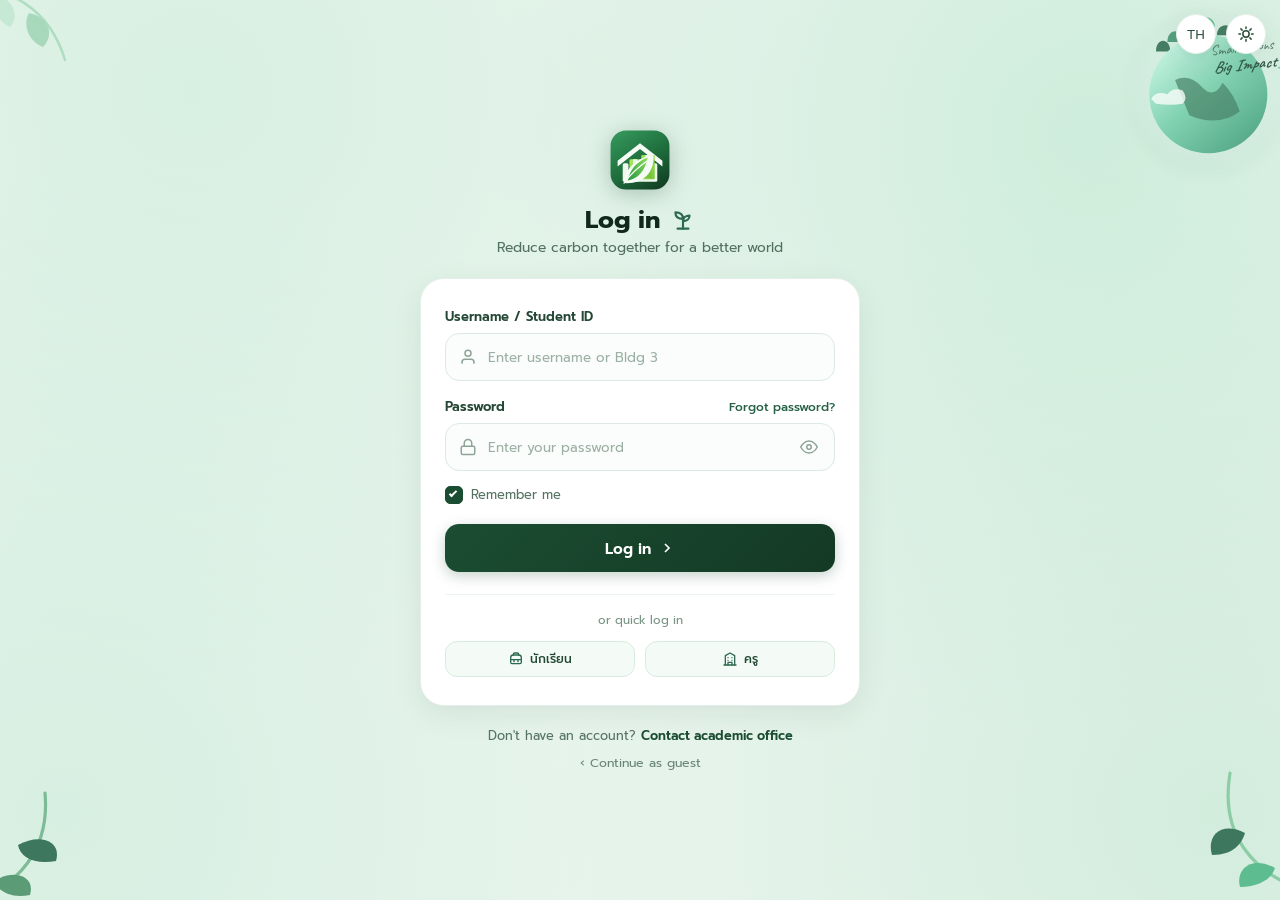
<file: login.html>
<!DOCTYPE html>
<html lang="th">
<head>
  <meta charset="UTF-8">
  <meta name="viewport" content="width=device-width, initial-scale=1.0, maximum-scale=1.0, user-scalable=no, viewport-fit=cover">
  <meta name="mobile-web-app-capable" content="yes">
  <meta name="apple-mobile-web-app-capable" content="yes">
  <meta name="apple-mobile-web-app-status-bar-style" content="black-translucent">
  <meta name="theme-color" content="#ebf5ee">
  <title>เข้าสู่ระบบ - ระบบติดตามการปล่อยคาร์บอน</title>
  
  <!-- Google Fonts: Prompt for Thai typography & Caveat for handwriting -->
  <link rel="preconnect" href="https://fonts.googleapis.com">
  <link rel="preconnect" href="https://fonts.gstatic.com" crossorigin>
  <link href="https://fonts.googleapis.com/css2?family=Prompt:ital,wght@0,300;0,400;0,500;0,600;0,700;1,400&family=Caveat:wght@600;700&display=swap" rel="stylesheet">
  <link rel="stylesheet" href="login.css">
  <link rel="stylesheet" href="animations.css">
  <script>
    // Sync theme + lang with index.html before first paint to avoid flash
    (function () {
      try {
        var l = localStorage.getItem('flukeblind-lang') ||
          ((navigator.language || 'th').toLowerCase().indexOf('en') === 0 ? 'en' : 'th');
        document.documentElement.setAttribute('lang', l === 'en' ? 'en' : 'th');
      } catch (e) {}
    })();
    (function () {
      try {
        var t = localStorage.getItem('flukeblind-theme');
        if (!t && window.matchMedia && window.matchMedia('(prefers-color-scheme: dark)').matches) t = 'dark';
        document.documentElement.setAttribute('data-theme', t === 'dark' ? 'dark' : 'light');
      } catch (e) { document.documentElement.setAttribute('data-theme', 'light'); }
    })();
  </script>
</head>
<body>

  <!-- Theme + lang toggles -->
  <button class="login-theme-toggle lang-toggle-btn" id="btn-login-lang" aria-label="Switch language" style="right:64px;">EN</button>
  <button class="login-theme-toggle" id="btn-login-theme" title="เปลี่ยนธีม สว่าง/มืด" aria-label="เปลี่ยนธีม" aria-pressed="false">
    <svg class="theme-icon theme-icon-sun" viewBox="0 0 24 24" fill="none" stroke="currentColor" stroke-width="2" stroke-linecap="round">
      <circle cx="12" cy="12" r="4.2" />
      <path d="M12 2.5v2.2M12 19.3v2.2M2.5 12h2.2M19.3 12h2.2M5.2 5.2l1.6 1.6M17.2 17.2l1.6 1.6M18.8 5.2l-1.6 1.6M6.8 17.2l-1.6 1.6" />
    </svg>
    <svg class="theme-icon theme-icon-moon" viewBox="0 0 24 24" fill="none" stroke="currentColor" stroke-width="2" stroke-linecap="round" stroke-linejoin="round">
      <path d="M20 14.5A8.5 8.5 0 1 1 9.5 4a6.8 6.8 0 0 0 10.5 10.5Z" />
    </svg>
  </button>

  <!-- Natural Background Elements & Illustrations -->
  <div class="bg-decorations" aria-hidden="true">
    <!-- Top Right Earth Artwork -->
    <div class="decor-top-right">
      <div class="slogan-container">
        <span class="sparkle s1">
          <svg viewBox="0 0 24 24" fill="currentColor"><path d="M12 2l2.5 7.5L22 12l-7.5 2.5L12 22l-2.5-7.5L2 12l7.5-2.5L12 2z"/></svg>
        </span>
        <div class="slogan-handwritten">
          <span>Small Actions</span>
          <em>Big Impact</em>
        </div>
        <span class="sparkle s2">
          <svg viewBox="0 0 24 24" fill="currentColor"><path d="M12 2l2.5 7.5L22 12l-7.5 2.5L12 22l-2.5-7.5L2 12l7.5-2.5L12 2z"/></svg>
        </span>
      </div>
      <svg class="earth-art" viewBox="0 0 260 210" fill="none">
        <defs>
          <linearGradient id="globeGrad" x1="20%" y1="10%" x2="90%" y2="90%">
            <stop offset="0%" stop-color="#bbf0dc" />
            <stop offset="45%" stop-color="#72cca9" />
            <stop offset="100%" stop-color="#3d9b77" />
          </linearGradient>
          <radialGradient id="haloGrad" cx="50%" cy="50%" r="50%">
            <stop offset="50%" stop-color="#e2f6ee" stop-opacity="0.9" />
            <stop offset="100%" stop-color="#e2f6ee" stop-opacity="0" />
          </radialGradient>
        </defs>
        <circle cx="165" cy="115" r="85" fill="url(#haloGrad)" />
        <path d="M110 75 C110 60, 125 60, 125 75 Z" fill="#2d6a4f" />
        <path d="M122 65 C122 50, 138 50, 138 65 Z" fill="#40916c" />
        <path d="M136 55 C136 38, 155 38, 155 55 Z" fill="#1b4332" />
        <path d="M152 50 C152 35, 172 35, 172 50 Z" fill="#52b788" />
        <path d="M174 58 C174 44, 192 44, 192 58 Z" fill="#2d6a4f" />
        <circle cx="165" cy="120" r="62" fill="url(#globeGrad)" />
        <path d="M130 105 Q145 98 158 112 T180 108 Q192 120 198 138 Q175 155 145 142 Z" fill="#2d6a4f" opacity="0.65" />
        <path d="M105 125 Q110 116 122 120 Q128 112 138 116 Q144 124 138 130 Q126 132 110 130 Z" fill="#ffffff" opacity="0.8" />
      </svg>
    </div>

    <!-- Top Left Leaves -->
    <div class="decor-top-left">
      <svg width="190" height="190" viewBox="0 0 190 190" fill="none">
        <path d="M-10 15 C35 10 75 35 90 85" stroke="#a3d9b8" stroke-width="2.5" stroke-linecap="round"/>
        <path d="M22 20 C38 24 45 42 35 52 C22 46 16 30 22 20 Z" fill="#c0e6d0"/>
        <path d="M54 38 C74 42 80 60 68 72 C52 66 48 48 54 38 Z" fill="#9cd3b1"/>
      </svg>
    </div>

    <!-- Bottom Left Leaves -->
    <div class="decor-bottom-left">
      <svg width="170" height="170" viewBox="0 0 170 170" fill="none">
        <path d="M-15 160 C40 145 70 105 65 50" stroke="#74b590" stroke-width="3.2" stroke-linecap="round"/>
        <path d="M15 138 C32 126 56 132 50 152 C30 156 18 148 15 138 Z" fill="#4d926a"/>
        <path d="M38 102 C60 90 82 98 76 118 C54 122 40 114 38 102 Z" fill="#2d6a4f"/>
      </svg>
    </div>

    <!-- Bottom Right Leaves -->
    <div class="decor-bottom-right">
      <svg width="180" height="180" viewBox="0 0 180 180" fill="none">
        <path d="M190 160 C130 140 100 100 110 40" stroke="#84c9a0" stroke-width="3.2" stroke-linecap="round"/>
        <path d="M155 135 C132 122 115 136 120 154 C140 154 152 145 155 135 Z" fill="#52b788"/>
        <path d="M125 100 C102 88 86 102 92 122 C114 122 122 110 125 100 Z" fill="#2d6a4f"/>
      </svg>
    </div>
  </div>

  <!-- Main Login Container -->
  <main class="login-wrapper">
    
    <!-- Branding Header -->
    <header class="login-header">
      <div class="brand-logo" title="Logo">
        <img src="assets/logo.svg" alt="Green Transportation" class="brand-icon">
      </div>
      <h1 class="login-title"><span data-i18n="login.title">เข้าสู่ระบบ</span> <svg class="title-sprout" viewBox="0 0 24 24" fill="none" stroke="currentColor" stroke-width="2" stroke-linecap="round" stroke-linejoin="round" aria-hidden="true"><path d="M7 20h10"/><path d="M12 20V11"/><path d="M12 11C12 7 9 5 5 5c0 4 3 6 7 6z"/><path d="M12 13c0-3 2.5-5 6-5 0 3-2.5 5-6 5z"/></svg></h1>
      <p class="login-subtitle" data-i18n="login.sub">ร่วมกันลดคาร์บอน เพื่อโลกที่ดีกว่า</p>
    </header>

    <!-- Login Card Form -->
    <section class="login-card">
      <form id="loginForm" class="login-form" onsubmit="handleLogin(event)">
        
        <!-- Username / Email Input -->
        <div class="form-group">
          <label for="username" class="form-label" data-i18n="login.user">ชื่อผู้ใช้ / รหัสนักเรียน</label>
          <div class="input-container">
            <span class="input-icon">
              <svg viewBox="0 0 24 24" fill="none" stroke="currentColor" stroke-width="2">
                <path d="M20 21v-2a4 4 0 0 0-4-4H8a4 4 0 0 0-4 4v2"></path>
                <circle cx="12" cy="7" r="4"></circle>
              </svg>
            </span>
            <input 
              type="text" 
              id="username" 
              name="username" 
              class="form-input" 
              data-i18n-ph="login.user.ph"
              placeholder="กรอกชื่อผู้ใช้ หรือ ตึก 3" 
              required
            />
          </div>
        </div>

        <!-- Password Input -->
        <div class="form-group">
          <div class="label-row">
            <label for="password" class="form-label" data-i18n="login.pass">รหัสผ่าน</label>
            <a href="#forgot" class="forgot-link" data-i18n="login.forgot" onclick="showToast('กรุณาติดต่อผู้ดูแลระบบโรงเรียนเพื่อรีเซ็ตรหัสผ่าน')">ลืมรหัสผ่าน?</a>
          </div>
          <div class="input-container">
            <span class="input-icon">
              <svg viewBox="0 0 24 24" fill="none" stroke="currentColor" stroke-width="2">
                <rect x="3" y="11" width="18" height="11" rx="2" ry="2"></rect>
                <path d="M7 11V7a5 5 0 0 1 10 0v4"></path>
              </svg>
            </span>
            <input 
              type="password" 
              id="password" 
              name="password" 
              class="form-input" 
              data-i18n-ph="login.pass.ph"
              placeholder="กรอกรหัสผ่านของคุณ" 
              required
            />
            <button type="button" class="toggle-password-btn" onclick="togglePasswordVisibility()" aria-label="แสดง/ซ่อนรหัสผ่าน">
              <svg id="eyeIcon" viewBox="0 0 24 24" fill="none" stroke="currentColor" stroke-width="2">
                <path d="M1 12s4-8 11-8 11 8 11 8-4 8-11 8-11-8-11-8z"></path>
                <circle cx="12" cy="12" r="3"></circle>
              </svg>
            </button>
          </div>
        </div>

        <!-- Remember Me Checkbox -->
        <div class="remember-row">
          <label class="checkbox-container">
            <input type="checkbox" id="rememberMe" checked />
            <span class="checkmark"></span>
            <span class="checkbox-label" data-i18n="login.remember">จดจำการเข้าสู่ระบบ</span>
          </label>
        </div>

        <!-- Submit Button -->
        <button type="submit" id="submitBtn" class="btn-login-submit">
          <span class="btn-text" data-i18n="login.submit">เข้าสู่ระบบ</span>
          <svg class="btn-arrow" viewBox="0 0 24 24" fill="none" stroke="currentColor" stroke-width="2.5">
            <polyline points="9 18 15 12 9 6"></polyline>
          </svg>
          <span class="spinner" aria-hidden="true"></span>
        </button>

      </form>

      <!-- Quick Mock Presets -->
      <div class="quick-login-section">
        <span class="divider-text" data-i18n="login.quick">หรือเข้าสู่ระบบแบบด่วน</span>
        <div class="preset-buttons">
          <button type="button" class="preset-btn" onclick="quickLogin('ตึก 3', 'นักเรียน')">
            <span class="preset-icon">
              <svg viewBox="0 0 24 24" fill="none" stroke="currentColor" stroke-width="2" stroke-linecap="round" stroke-linejoin="round"><path d="M4 10a4 4 0 0 1 4-4h8a4 4 0 0 1 4 4v7a2 2 0 0 1-2 2H6a2 2 0 0 1-2-2v-7z"/><path d="M8 6V5a2 2 0 0 1 2-2h4a2 2 0 0 1 2 2v1"/><path d="M4 13h16"/><path d="M9 13v3"/><path d="M15 13v3"/></svg>
            </span>
            <span class="preset-label">นักเรียน</span>
          </button>
          <button type="button" class="preset-btn" onclick="quickLogin('อาจารย์สมศักดิ์ (สุรศักดิ์มนตรี)', 'ครู/บุคลากร')">
            <span class="preset-icon">
              <svg viewBox="0 0 24 24" fill="none" stroke="currentColor" stroke-width="2" stroke-linecap="round" stroke-linejoin="round"><path d="M3 21h18"/><path d="M5 21V7l7-4 7 4v14"/><path d="M9 21v-4h6v4"/><path d="M9 10h.01"/><path d="M15 10h.01"/><path d="M9 14h.01"/><path d="M15 14h.01"/></svg>
            </span>
            <span class="preset-label">ครู</span>
          </button>
        </div>
      </div>

    </section>

    <!-- Footer Help & Back link -->
    <footer class="login-footer">
      <p class="register-hint">
        <span data-i18n="login.noacc">ยังไม่มีบัญชีใช้งาน?</span> <a href="#register" class="register-link" data-i18n="login.contact" onclick="showToast('ระบบรับสมัครผ่านโรงเรียนต้นสังกัด')">ติดต่อฝ่ายวิชาการ</a>
      </p>
      <a href="index.html" class="guest-link" data-i18n="login.guest">‹ ข้ามไปหน้าหลักในฐานะผู้เยี่ยมชม</a>
    </footer>

  </main>

  <!-- Notification Toast -->
  <div id="loginToast" class="login-toast" role="alert"></div>

  <script src="i18n.js"></script>
  <script src="sfx.js"></script>
  <script>
    // Theme toggle — synced with index.html via localStorage key 'flukeblind-theme'
    (function () {
      var KEY = 'flukeblind-theme';
      var btn = document.getElementById('btn-login-theme');
      function apply(t) {
        var dark = t === 'dark';
        document.documentElement.setAttribute('data-theme', dark ? 'dark' : 'light');
        if (btn) {
          btn.setAttribute('aria-pressed', String(dark));
          btn.title = dark ? 'เปลี่ยนเป็นธีมสว่าง' : 'เปลี่ยนเป็นธีมมืด';
        }
        var meta = document.querySelector('meta[name="theme-color"]');
        if (meta) meta.setAttribute('content', dark ? '#0b120e' : '#ebf5ee');
      }
      try {
        var saved = localStorage.getItem(KEY);
        if (saved) apply(saved);
        else if (btn) btn.setAttribute('aria-pressed', String(document.documentElement.getAttribute('data-theme') === 'dark'));
      } catch (e) { /* ignore */ }
      if (btn) btn.addEventListener('click', function () {
        var next = document.documentElement.getAttribute('data-theme') === 'dark' ? 'light' : 'dark';
        apply(next);
        try { localStorage.setItem(KEY, next); } catch (e) { /* ignore */ }
        var L = window.i18n ? window.i18n.lang : 'th';
        showToast(next === 'dark' ? (L === 'en' ? 'Switched to dark theme' : 'เปลี่ยนเป็นธีมมืดแล้ว') : (L === 'en' ? 'Switched to light theme' : 'เปลี่ยนเป็นธีมสว่างแล้ว'));
      });
      var langBtn = document.getElementById('btn-login-lang');
      if (langBtn && window.i18n) {
        langBtn.textContent = window.i18n.lang === 'th' ? 'EN' : 'TH';
        langBtn.addEventListener('click', function () {
          window.i18n.apply(window.i18n.lang === 'th' ? 'en' : 'th');
          showToast(window.i18n.lang === 'en' ? 'Switched to English' : 'เปลี่ยนเป็นภาษาไทยแล้ว');
        });
      }
    })();

    function togglePasswordVisibility() {
      const passwordInput = document.getElementById('password');
      const eyeIcon = document.getElementById('eyeIcon');
      if (passwordInput.type === 'password') {
        passwordInput.type = 'text';
        eyeIcon.innerHTML = `
          <path d="M17.94 17.94A10.07 10.07 0 0 1 12 20c-7 0-11-8-11-8a18.45 18.45 0 0 1 5.06-5.94M9.9 4.24A9.12 9.12 0 0 1 12 4c7 0 11 8 11 8a18.5 18.5 0 0 1-2.16 3.19m-6.72-1.07a3 3 0 1 1-4.24-4.24"></path>
          <line x1="1" y1="1" x2="23" y2="23"></line>
        `;
      } else {
        passwordInput.type = 'password';
        eyeIcon.innerHTML = `
          <path d="M1 12s4-8 11-8 11 8 11 8-4 8-11 8-11-8-11-8z"></path>
          <circle cx="12" cy="12" r="3"></circle>
        `;
      }
    }

    function handleLogin(event) {
      event.preventDefault();
      const submitBtn = document.getElementById('submitBtn');
      const username = document.getElementById('username').value.trim();
      const L = window.i18n ? window.i18n.lang : 'th';

      if (!username) {
        showToast(L === 'en' ? 'Please enter username' : 'กรุณากรอกชื่อผู้ใช้');
        return;
      }

      saveLoginProfile(username, null);

      // Show loading spinner
      submitBtn.classList.add('loading');
      showToast(L === 'en' ? 'Verifying login…' : 'กำลังตรวจสอบข้อมูลเข้าสู่ระบบ...');

      setTimeout(() => {
        try { window.SFX && window.SFX.success(); } catch (e) {}
        showToast(L === 'en' ? `Welcome ${username}! Going home…` : `ยินดีต้อนรับคุณ ${username}! กำลังพาไปหน้าหลัก...`);
        setTimeout(() => {
          window.location.href = 'index.html';
        }, 600);
      }, 700);
    }

    function quickLogin(user, role) {
      document.getElementById('username').value = user;
      document.getElementById('password').value = '123456';
      saveLoginProfile(user, role);
      const L = window.i18n ? window.i18n.lang : 'th';
      showToast(L === 'en' ? `Logging in as ${user} (${role})` : `เข้าสู่ระบบในฐานะ ${user} (${role})`);
      setTimeout(() => {
        window.location.href = 'index.html';
      }, 500);
    }

    function saveLoginProfile(user, role) {
      try { localStorage.removeItem('flukeblind-guest'); } catch (e) {}
      var key = 'flukeblind-profile';
      var profile;
      try { profile = JSON.parse(localStorage.getItem(key)) || {}; } catch (e) { profile = {}; }
      var isTeacher = role ? /ครู|บุคลากร|teacher|staff/i.test(role) : false;
      profile.name = user;
      profile.school = profile.school || 'โรงเรียนสุรศักดิ์มนตรี';
      profile.province = profile.province || 'กรุงเทพมหานคร';
      if (role) {
        profile.type = isTeacher ? 'ครู' : 'นักเรียน';
        profile.grade = isTeacher ? '—' : 'มัธยมศึกษาปีที่ 3';
      } else {
        profile.type = profile.type || 'นักเรียน';
        profile.grade = profile.grade || 'มัธยมศึกษาปีที่ 3';
      }
      profile.goal = profile.goal || 'ลดการปล่อยคาร์บอน';
      try { localStorage.setItem(key, JSON.stringify(profile)); } catch (e) {}
    }

    document.querySelector('.guest-link')?.addEventListener('click', function () {
      try { localStorage.setItem('flukeblind-guest', 'true'); } catch (e) {}
    });

    let toastTimeout;
    function showToast(message) {
      const toast = document.getElementById('loginToast');
      toast.textContent = message;
      toast.classList.add('show');
      clearTimeout(toastTimeout);
      toastTimeout = setTimeout(() => {
        toast.classList.remove('show');
      }, 2600);
    }
  </script>
</body>
</html>
</file>
<file: login.css>
/* ==========================================================================
   Login Page Styling (ระบบติดตามการปล่อยคาร์บอน)
   Clean, Eco-Themed, Responsive Login Form
   ========================================================================== */

*, *::before, *::after {
  box-sizing: border-box;
  margin: 0;
  padding: 0;
}

:root {
  --primary-green: #1b4d32;
  --primary-green-hover: #133924;
  --accent-green: #2d6a4f;
  --accent-light: #e4f5ec;
  --mint-bg: #ebf5ee;
  --card-bg: #ffffff;
  --border-card: #e5efe9;
  --border-input: #dcebe1;
  --text-main: #1e293b;
  --text-muted: #64748b;
  --font-main: 'Prompt', -apple-system, BlinkMacSystemFont, "Segoe UI", Roboto, sans-serif;
  --shadow-card: 0 8px 30px rgba(22, 54, 38, 0.08), 0 2px 6px rgba(0, 0, 0, 0.02);
  --radius-card: 24px;
  --radius-pill: 9999px;
}

/* --------------------------------------------------------------------------
   Dark theme — same tokens as style.css (synced via localStorage key
   'flukeblind-theme' + html[data-theme="dark"])
   -------------------------------------------------------------------------- */
html[data-theme="dark"] {
  --primary-green: #4ade80;
  --primary-green-hover: #22c55e;
  --accent-green: #34d399;
  --accent-light: #16301f;
  --mint-bg: #0b120e;
  --card-bg: #141c17;
  --border-card: #24322a;
  --border-input: #2b3a31;
  --text-main: #e6f0e9;
  --text-muted: #9db3a6;
  --shadow-card: 0 8px 30px rgba(0, 0, 0, 0.45), 0 2px 6px rgba(0, 0, 0, 0.3);
}

html[data-theme="dark"] body {
  background-image:
    radial-gradient(circle at 15% 10%, rgba(34, 90, 60, 0.35) 0%, transparent 45%),
    radial-gradient(circle at 85% 15%, rgba(28, 78, 52, 0.4) 0%, transparent 45%),
    radial-gradient(circle at 95% 90%, rgba(26, 72, 48, 0.32) 0%, transparent 45%),
    radial-gradient(circle at 5% 90%, rgba(30, 82, 54, 0.32) 0%, transparent 45%);
  color-scheme: dark;
}

/* Theme toggle button (top-right, same behaviour as main page) */
.login-theme-toggle {
  position: fixed;
  top: calc(14px + env(safe-area-inset-top));
  right: calc(14px + env(safe-area-inset-right));
  z-index: 10;
  width: 40px;
  height: 40px;
  display: flex;
  align-items: center;
  justify-content: center;
  border-radius: 50%;
  border: 1px solid var(--border-card);
  background: var(--card-bg);
  color: #2b4d3a;
  cursor: pointer;
  box-shadow: var(--shadow-card);
  transition: transform 0.2s ease, background 0.2s ease;
}

.login-theme-toggle:hover { transform: translateY(-1px); }

html[data-theme="dark"] .login-theme-toggle { color: #b9d6c5; }

.login-theme-toggle .theme-icon {
  width: 18px;
  height: 18px;
  transition: opacity 0.25s ease, transform 0.35s ease;
}

.login-theme-toggle .theme-icon-moon {
  position: absolute;
  opacity: 0;
  transform: rotate(-70deg) scale(0.6);
}

html[data-theme="dark"] .login-theme-toggle .theme-icon-sun {
  opacity: 0;
  transform: rotate(70deg) scale(0.6);
}

html[data-theme="dark"] .login-theme-toggle .theme-icon-moon {
  opacity: 1;
  transform: rotate(0) scale(1);
}

body {
  font-family: var(--font-main);
  background-color: var(--mint-bg);
  background-image: 
    radial-gradient(circle at 15% 10%, rgba(195, 235, 212, 0.5) 0%, transparent 45%),
    radial-gradient(circle at 85% 15%, rgba(182, 230, 204, 0.55) 0%, transparent 45%),
    radial-gradient(circle at 95% 90%, rgba(180, 226, 200, 0.45) 0%, transparent 45%),
    radial-gradient(circle at 5% 90%, rgba(190, 232, 210, 0.45) 0%, transparent 45%);
  background-attachment: fixed;
  color: var(--text-main);
  min-height: 100vh;
  display: flex;
  align-items: center;
  justify-content: center;
  position: relative;
  overflow-x: hidden;
  padding: 24px 16px;
  -webkit-font-smoothing: antialiased;
}

/* --------------------------------------------------------------------------
   Background Decorations
   -------------------------------------------------------------------------- */
.bg-decorations {
  position: fixed;
  inset: 0;
  pointer-events: none;
  z-index: 0;
  overflow: hidden;
}

.decor-top-right {
  position: absolute;
  top: -20px;
  right: -20px;
  width: 250px;
  height: 200px;
  opacity: 0.85;
}

.earth-art {
  width: 100%;
  height: 100%;
  filter: drop-shadow(0 6px 14px rgba(45, 106, 79, 0.12));
}

.slogan-container {
  position: absolute;
  top: 60px;
  right: 25px;
  z-index: 1;
  transform: rotate(-6deg);
}

.slogan-handwritten {
  font-family: 'Caveat', cursive, var(--font-main);
  font-size: 14px;
  line-height: 1.15;
  color: #38634b;
  text-align: right;
  display: flex;
  flex-direction: column;
  align-items: flex-end;
}

.slogan-handwritten em {
  font-size: 16px;
  font-weight: 700;
  color: #1b4332;
}

.sparkle {
  position: absolute;
  color: #62c29d;
  font-size: 9px;
  display: flex;
  align-items: center;
  justify-content: center;
}

.sparkle svg {
  width: 9px;
  height: 9px;
}

.sparkle.s1 { top: -4px; left: -11px; }
.sparkle.s2 { bottom: -2px; right: -9px; }

.decor-top-left {
  position: absolute;
  top: -25px;
  left: -25px;
  opacity: 0.8;
}

.decor-bottom-left {
  position: absolute;
  bottom: -20px;
  left: -20px;
  opacity: 0.9;
}

.decor-bottom-right {
  position: absolute;
  bottom: -20px;
  right: -20px;
  opacity: 0.9;
}

/* --------------------------------------------------------------------------
   Main Login Wrapper & Card
   -------------------------------------------------------------------------- */
.login-wrapper {
  position: relative;
  z-index: 1;
  width: 100%;
  max-width: 440px;
  display: flex;
  flex-direction: column;
  align-items: center;
  gap: 20px;
}

.login-header {
  text-align: center;
  display: flex;
  flex-direction: column;
  align-items: center;
}

.brand-logo {
  width: 64px;
  height: 64px;
  background: transparent;
  border-radius: 0;
  display: flex;
  align-items: center;
  justify-content: center;
  filter: drop-shadow(0 4px 11px rgba(27, 77, 50, 0.28));
  margin-bottom: 12px;
}

.brand-icon {
  width: 100%;
  height: 100%;
  display: block;
  object-fit: contain;
}

.login-title {
  font-size: 1.55rem;
  font-weight: 700;
  color: #11281c;
  line-height: 1.25;
}

.title-sprout {
  width: 26px;
  height: 26px;
  color: #2d6a4f;
  vertical-align: -5px;
  margin-left: 2px;
}

.login-subtitle {
  font-size: 0.86rem;
  color: #527060;
  margin-top: 3px;
}

.login-card {
  width: 100%;
  background: var(--card-bg);
  border: 1px solid var(--border-card);
  border-radius: var(--radius-card);
  box-shadow: var(--shadow-card);
  padding: 28px 24px;
}

/* --------------------------------------------------------------------------
   Form Fields
   -------------------------------------------------------------------------- */
.login-form {
  display: flex;
  flex-direction: column;
  gap: 16px;
}

.form-group {
  display: flex;
  flex-direction: column;
  gap: 6px;
}

.form-label {
  font-size: 0.82rem;
  font-weight: 600;
  color: #244835;
}

.label-row {
  display: flex;
  justify-content: space-between;
  align-items: center;
}

.forgot-link {
  font-size: 0.76rem;
  color: #276246;
  text-decoration: none;
  font-weight: 500;
  transition: color 0.15s;
}

.forgot-link:hover {
  text-decoration: underline;
  color: var(--primary-green);
}

.input-container {
  position: relative;
  display: flex;
  align-items: center;
  background: #fbfdfc;
  border: 1.5px solid var(--border-input);
  border-radius: 14px;
  height: 48px;
  padding: 0 12px;
  transition: all 0.2s ease;
}

.input-container:focus-within {
  border-color: #2d6a4f;
  background: #ffffff;
  box-shadow: 0 0 0 4px rgba(45, 106, 79, 0.12);
}

.input-icon {
  width: 20px;
  height: 20px;
  color: #8da496;
  display: flex;
  align-items: center;
  justify-content: center;
  flex-shrink: 0;
  margin-right: 10px;
}

.input-icon svg {
  width: 18px;
  height: 18px;
}

.form-input {
  border: none;
  outline: none;
  background: transparent;
  width: 100%;
  font-family: inherit;
  font-size: 0.9rem;
  color: var(--text-main);
}

.form-input::placeholder {
  color: #9cb0a4;
  font-size: 0.84rem;
}

.toggle-password-btn {
  background: transparent;
  border: none;
  cursor: pointer;
  color: #8da496;
  display: flex;
  align-items: center;
  justify-content: center;
  padding: 4px;
  border-radius: 6px;
  transition: color 0.2s;
}

.toggle-password-btn:hover {
  color: var(--primary-green);
}

.toggle-password-btn svg {
  width: 18px;
  height: 18px;
}

/* Checkbox */
.remember-row {
  display: flex;
  align-items: center;
  margin-top: -2px;
}

.checkbox-container {
  display: flex;
  align-items: center;
  position: relative;
  cursor: pointer;
  font-size: 0.8rem;
  color: #557262;
  user-select: none;
}

.checkbox-container input {
  position: absolute;
  opacity: 0;
  cursor: pointer;
  height: 0;
  width: 0;
}

.checkmark {
  height: 18px;
  width: 18px;
  background-color: #ffffff;
  border: 1.5px solid #bdd6c7;
  border-radius: 5px;
  margin-right: 8px;
  display: inline-block;
  position: relative;
  transition: all 0.2s;
}

.checkbox-container input:checked ~ .checkmark {
  background-color: var(--primary-green);
  border-color: var(--primary-green);
}

.checkmark::after {
  content: "";
  position: absolute;
  display: none;
  left: 5px;
  top: 2px;
  width: 4px;
  height: 8px;
  border: solid white;
  border-width: 0 2px 2px 0;
  transform: rotate(45deg);
}

.checkbox-container input:checked ~ .checkmark::after {
  display: block;
}

/* --------------------------------------------------------------------------
   Submit Button
   -------------------------------------------------------------------------- */
.btn-login-submit {
  background: linear-gradient(135deg, #1b4d32, #143924);
  color: #ffffff;
  border: none;
  height: 48px;
  border-radius: 14px;
  font-family: inherit;
  font-size: 0.95rem;
  font-weight: 600;
  cursor: pointer;
  display: flex;
  align-items: center;
  justify-content: center;
  gap: 8px;
  margin-top: 4px;
  box-shadow: 0 4px 14px rgba(27, 77, 50, 0.25);
  transition: all 0.2s ease;
  position: relative;
}

.btn-login-submit:hover {
  background: linear-gradient(135deg, #16402a, #0e2b1b);
  transform: translateY(-1px);
  box-shadow: 0 6px 18px rgba(27, 77, 50, 0.32);
}

.btn-login-submit:active {
  transform: scale(0.98);
}

.btn-arrow {
  width: 16px;
  height: 16px;
  transition: transform 0.2s;
}

.btn-login-submit:hover .btn-arrow {
  transform: translateX(3px);
}

.spinner {
  display: none;
  width: 18px;
  height: 18px;
  border: 2px solid rgba(255, 255, 255, 0.3);
  border-top-color: #ffffff;
  border-radius: 50%;
  animation: spin 0.6s linear infinite;
}

.btn-login-submit.loading .btn-text,
.btn-login-submit.loading .btn-arrow {
  display: none;
}

.btn-login-submit.loading .spinner {
  display: inline-block;
}

@keyframes spin {
  to { transform: rotate(360deg); }
}

/* --------------------------------------------------------------------------
   Quick Mock Presets
   -------------------------------------------------------------------------- */
.quick-login-section {
  margin-top: 22px;
  border-top: 1px solid #edf4ef;
  padding-top: 16px;
  text-align: center;
}

.divider-text {
  font-size: 0.74rem;
  color: #789283;
  display: block;
  margin-bottom: 12px;
}

.preset-buttons {
  display: grid;
  grid-template-columns: 1fr 1fr;
  gap: 10px;
}

.preset-btn {
  background: #f4faf6;
  border: 1px solid #d8ede0;
  border-radius: 12px;
  padding: 8px 6px;
  display: flex;
  align-items: center;
  justify-content: center;
  gap: 6px;
  font-family: inherit;
  font-size: 0.76rem;
  font-weight: 500;
  color: #214833;
  cursor: pointer;
  transition: all 0.2s ease;
}

.preset-btn:hover {
  background: #e6f6ec;
  border-color: #bce5cb;
  transform: translateY(-1px);
}

.preset-icon {
  font-size: 1rem;
  display: flex;
  align-items: center;
  justify-content: center;
}

.preset-icon svg {
  width: 16px;
  height: 16px;
  color: #2d6a4f;
}

/* --------------------------------------------------------------------------
   Footer links
   -------------------------------------------------------------------------- */
.login-footer {
  text-align: center;
  display: flex;
  flex-direction: column;
  gap: 8px;
}

.register-hint {
  font-size: 0.8rem;
  color: #557262;
}

.register-link {
  color: #1b4d32;
  font-weight: 600;
  text-decoration: none;
}

.register-link:hover {
  text-decoration: underline;
}

.guest-link {
  font-size: 0.78rem;
  color: #698576;
  text-decoration: none;
  transition: color 0.15s;
}

.guest-link:hover {
  color: #1b4d32;
  text-decoration: underline;
}

/* --------------------------------------------------------------------------
   Toast Notification
   -------------------------------------------------------------------------- */
.login-toast {
  position: fixed;
  top: 20px;
  left: 50%;
  transform: translateX(-50%) translateY(-30px);
  background: rgba(20, 48, 34, 0.94);
  backdrop-filter: blur(8px);
  color: #ffffff;
  padding: 8px 18px;
  border-radius: 99px;
  font-family: inherit;
  font-size: 0.82rem;
  font-weight: 500;
  box-shadow: 0 6px 18px rgba(0, 0, 0, 0.18);
  opacity: 0;
  pointer-events: none;
  transition: all 0.25s cubic-bezier(0.16, 1, 0.3, 1);
  z-index: 1000;
  white-space: nowrap;
}

.login-toast.show {
  opacity: 1;
  transform: translateX(-50%) translateY(0);
}

/* --------------------------------------------------------------------------
   Dark mode overrides for hardcoded light surfaces
   -------------------------------------------------------------------------- */
html[data-theme="dark"] .login-title { color: #eaf5ee; }
html[data-theme="dark"] .title-sprout { color: #34d399; }
html[data-theme="dark"] .login-subtitle { color: #9db3a6; }
html[data-theme="dark"] .form-label { color: #c4d8cb; }
html[data-theme="dark"] .forgot-link { color: #4ade80; }
html[data-theme="dark"] .input-container { background: #18211b; }
html[data-theme="dark"] .input-container:focus-within {
  background: #141c17;
  border-color: #34d399;
  box-shadow: 0 0 0 4px rgba(52, 211, 153, 0.15);
}
html[data-theme="dark"] .input-icon,
html[data-theme="dark"] .toggle-password-btn { color: #7d9186; }
html[data-theme="dark"] .toggle-password-btn:hover { color: #4ade80; }
html[data-theme="dark"] .form-input::placeholder { color: #7d9186; }
html[data-theme="dark"] .checkbox-container { color: #9db3a6; }
html[data-theme="dark"] .checkmark { background-color: #18211b; border-color: #2b3a31; }
html[data-theme="dark"] .quick-login-section { border-top-color: #24322a; }
html[data-theme="dark"] .divider-text { color: #7d9186; }
html[data-theme="dark"] .preset-btn {
  background: #18211b;
  border-color: #2b3a31;
  color: #c4d8cb;
}
html[data-theme="dark"] .preset-btn:hover {
  background: #1d2721;
  border-color: #34d399;
}
html[data-theme="dark"] .preset-icon svg { color: #34d399; }
html[data-theme="dark"] .register-hint { color: #9db3a6; }
html[data-theme="dark"] .register-link { color: #4ade80; }
html[data-theme="dark"] .guest-link { color: #7d9186; }
html[data-theme="dark"] .guest-link:hover { color: #4ade80; }
html[data-theme="dark"] .slogan-handwritten { color: #9db3a6; }
html[data-theme="dark"] .slogan-handwritten em { color: #d3e8da; }
html[data-theme="dark"] .bg-decorations { opacity: 0.55; }
</file>
<file: animations.css>
/* Oscar animation pack — pure CSS, file:// safe. Respects prefers-reduced-motion. */
@keyframes oscar-fade-up { from { opacity: 0; transform: translateY(14px); } to { opacity: 1; transform: translateY(0); } }
@keyframes oscar-pop-in { 0% { opacity: 0; transform: scale(.92); } 60% { opacity: 1; transform: scale(1.02); } 100% { opacity: 1; transform: scale(1); } }
@keyframes oscar-float-y { 0%,100% { transform: translateY(0); } 50% { transform: translateY(-6px); } }
@keyframes oscar-sway { 0%,100% { transform: rotate(-4deg); } 50% { transform: rotate(4deg); } }
@keyframes oscar-pulse-soft { 0%,100% { transform: scale(1); } 50% { transform: scale(1.05); } }
@keyframes oscar-shimmer { from { transform: translateX(-100%); } to { transform: translateX(200%); } }
@keyframes oscar-spin-slow { to { transform: rotate(360deg); } }
@keyframes oscar-wiggle { 0%,100% { transform: rotate(0); } 25% { transform: rotate(-6deg); } 75% { transform: rotate(6deg); } }
@keyframes oscar-toast-in { from { opacity: 0; transform: translate(-50%, -12px) scale(.95); } to { opacity: 1; transform: translate(-50%, 0) scale(1); } }
@keyframes oscar-bar-grow { from { width: 0 !important; } }
@keyframes oscar-leaf-fall { 0% { transform: translateY(-10px) rotate(0); opacity: 0; } 15% { opacity: .8; } 100% { transform: translateY(60px) rotate(60deg); opacity: 0; } }

/* Page entrance */
.app-container > * { animation: oscar-fade-up .5s ease both; }
.app-container > *:nth-child(2) { animation-delay: .06s; }
.app-container > *:nth-child(3) { animation-delay: .12s; }
.app-container > *:nth-child(4) { animation-delay: .18s; }
.app-container > *:nth-child(5) { animation-delay: .24s; }
.app-container > *:nth-child(6) { animation-delay: .3s; }

/* Cards lift on hover */
.card { transition: transform .25s ease, box-shadow .25s ease; }
.card:hover { transform: translateY(-3px); box-shadow: 0 10px 28px rgba(22,54,38,.1); }

/* Buttons: press + hover */
button, .btn-detail, .act-btn, .icon-btn, .view-all-pill, .edit-btn, .back-home-btn {
  transition: transform .15s ease, box-shadow .2s ease, background .2s ease !important;
}
button:active { transform: scale(.94) !important; }
.btn-detail:hover, .act-btn:hover { transform: translateY(-2px); box-shadow: 0 6px 14px rgba(27,77,50,.28); }
.icon-btn:hover { transform: translateY(-2px) rotate(-4deg); }
.category-box:hover .cat-icon-container { animation: oscar-wiggle .4s ease; }

/* Nav tabs */
.nav-tab { transition: transform .15s ease, color .2s ease; }
.nav-tab:hover { transform: translateY(-2px); }
.nav-tab.active .nav-icon-wrap { animation: tabBounce .35s cubic-bezier(.175,.885,.32,1.275); }

/* Progress bars: grow + shimmer */
.prog-fill { animation: oscar-bar-grow 1s ease both; position: relative; overflow: hidden; }
.prog-fill::after { content: ""; position: absolute; inset: 0; width: 50%;
  background: linear-gradient(90deg, transparent, rgba(255,255,255,.45), transparent);
  animation: oscar-shimmer 2.2s ease-in-out infinite; }

/* Stat numbers pop */
.stat-num, .huge-number { animation: oscar-pop-in .5s ease both; }

/* Floating decor */
.decor-top-right, .decor-top-left, .decor-bottom-left, .decor-bottom-right { animation: oscar-float-y 5s ease-in-out infinite; }
.decor-bottom-right { animation-delay: -2.5s; }
.brand-logo { animation: oscar-pulse-soft 3s ease-in-out infinite; }
.seedling-icon, .sprout-emoji { animation: oscar-sway 3.5s ease-in-out infinite; transform-origin: bottom center; }
.sparkle { animation: oscar-pulse-soft 1.8s ease-in-out infinite; }

/* Toasts */
.app-toast.show, .login-toast.show { animation: oscar-toast-in .3s cubic-bezier(.16,1,.3,1); }

/* Modals */
.modal-overlay.active .modal-sheet { animation: oscar-pop-in .35s cubic-bezier(.16,1,.3,1); }
/* Detail modals: no entrance transform leftovers — content must stay put */
#vtype-detail-modal.active .modal-sheet,
#cat-detail-modal.active .modal-sheet,
#cat-all-modal.active .modal-sheet,
#act-detail-modal.active .modal-sheet { animation: none; }
.vehicle-kpi-card { animation: oscar-fade-up .4s ease both; }
.vehicle-kpi-card:nth-child(2) { animation-delay: .08s; }
.vehicle-kpi-card:nth-child(3) { animation-delay: .16s; }

/* Lists stagger in */
.saved-item-row, .activity-card-row, .notif-item, .profile-menu-item { animation: oscar-fade-up .4s ease both; }
.saved-item-row:nth-child(2), .activity-card-row:nth-child(2), .notif-item:nth-child(2) { animation-delay: .07s; }
.saved-item-row:nth-child(3), .activity-card-row:nth-child(3), .notif-item:nth-child(3) { animation-delay: .14s; }

/* Search dropdown */
.search-results:not([hidden]) { animation: oscar-pop-in .25s ease; }
.search-result-item { transition: background .15s ease, transform .15s ease; }
.search-result-item:hover { transform: translateX(4px); }

/* Avatar + badges */
.profile-avatar-large { animation: oscar-pop-in .5s ease both; }
.profile-badge-pill, .stat-badge, .vehicle-badge-overlay { animation: oscar-pulse-soft 2.5s ease-in-out infinite; }

/* Map pin bounce */
.pin-head, .mini-map-pin { animation: oscar-float-y 2s ease-in-out infinite; }

/* Scroll reveal helper (JS adds .revealed) */
.reveal { opacity: 0; transform: translateY(16px); transition: opacity .5s ease, transform .5s ease; }
.reveal.revealed { opacity: 1; transform: none; }

/* Reduced motion: disable all */
@media (prefers-reduced-motion: reduce) {
  *, *::before, *::after { animation: none !important; transition: none !important; }
  .reveal { opacity: 1; transform: none; }
}
</file>
